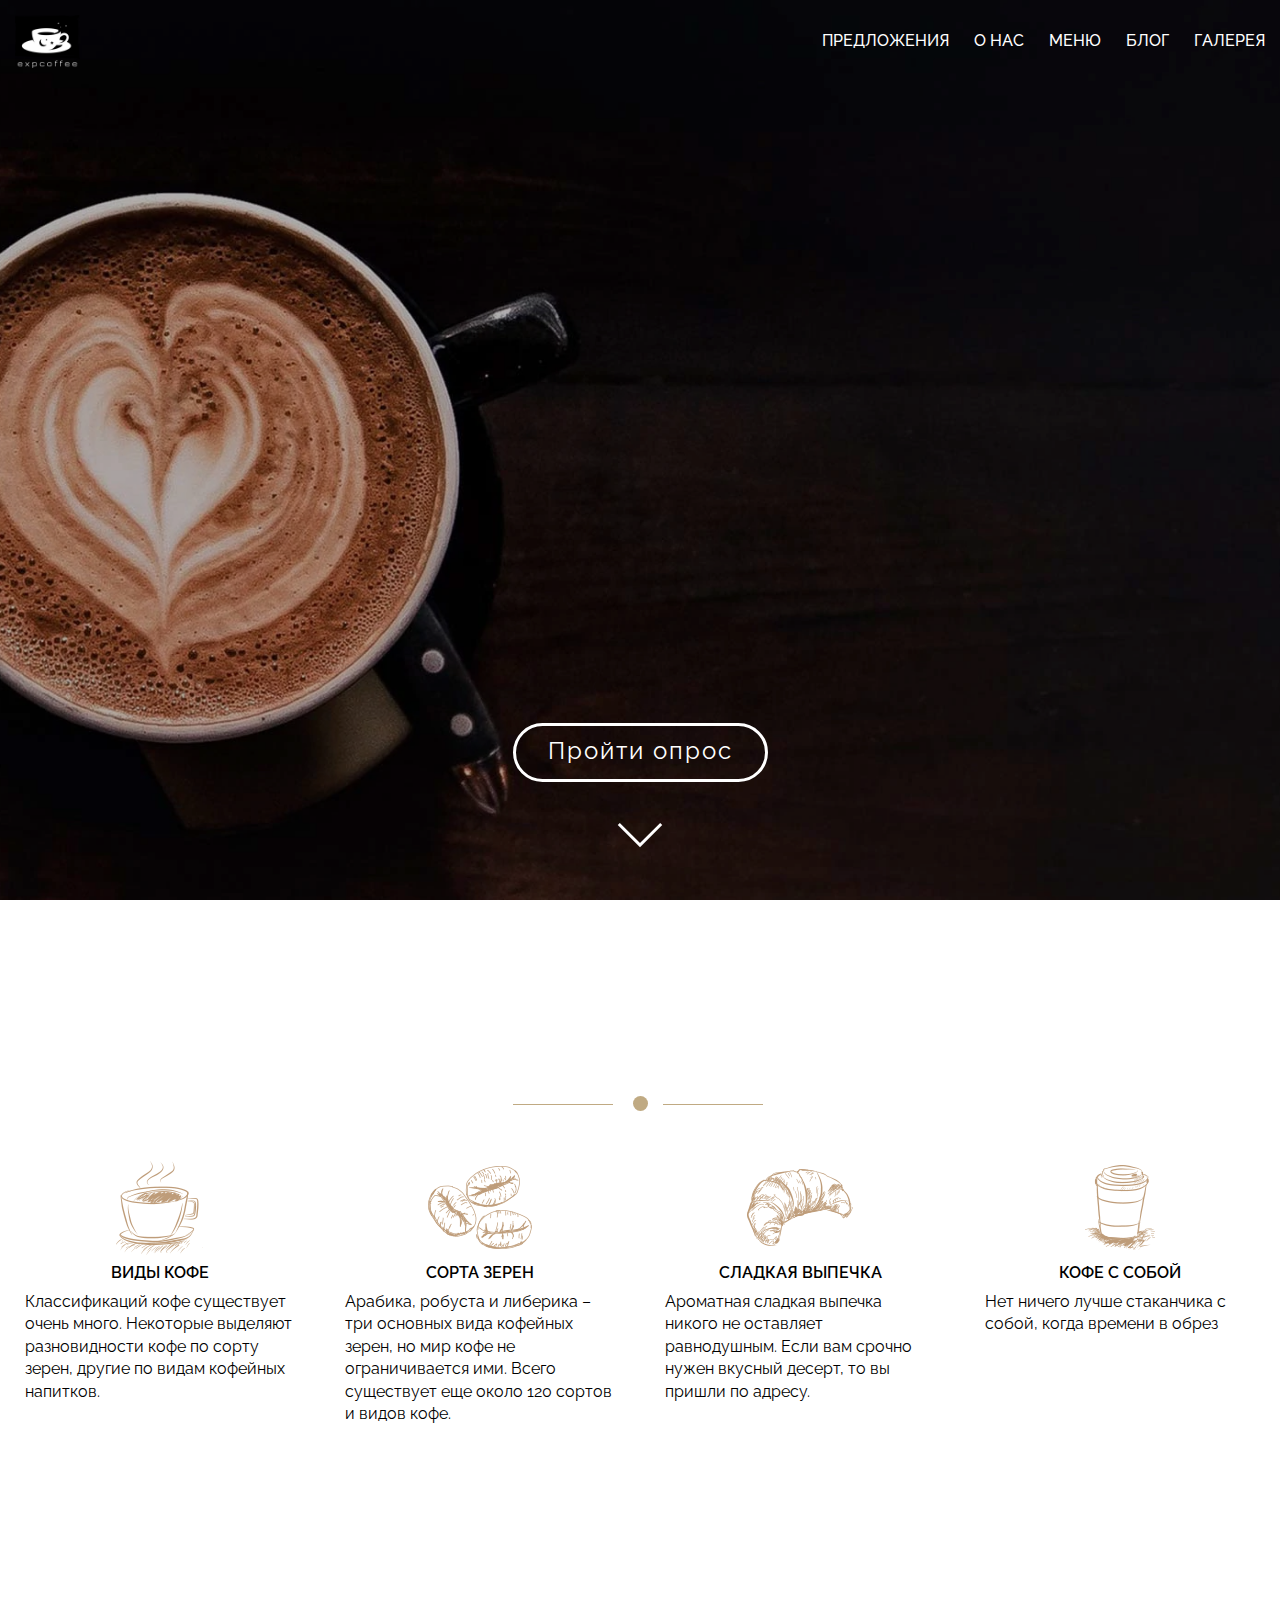
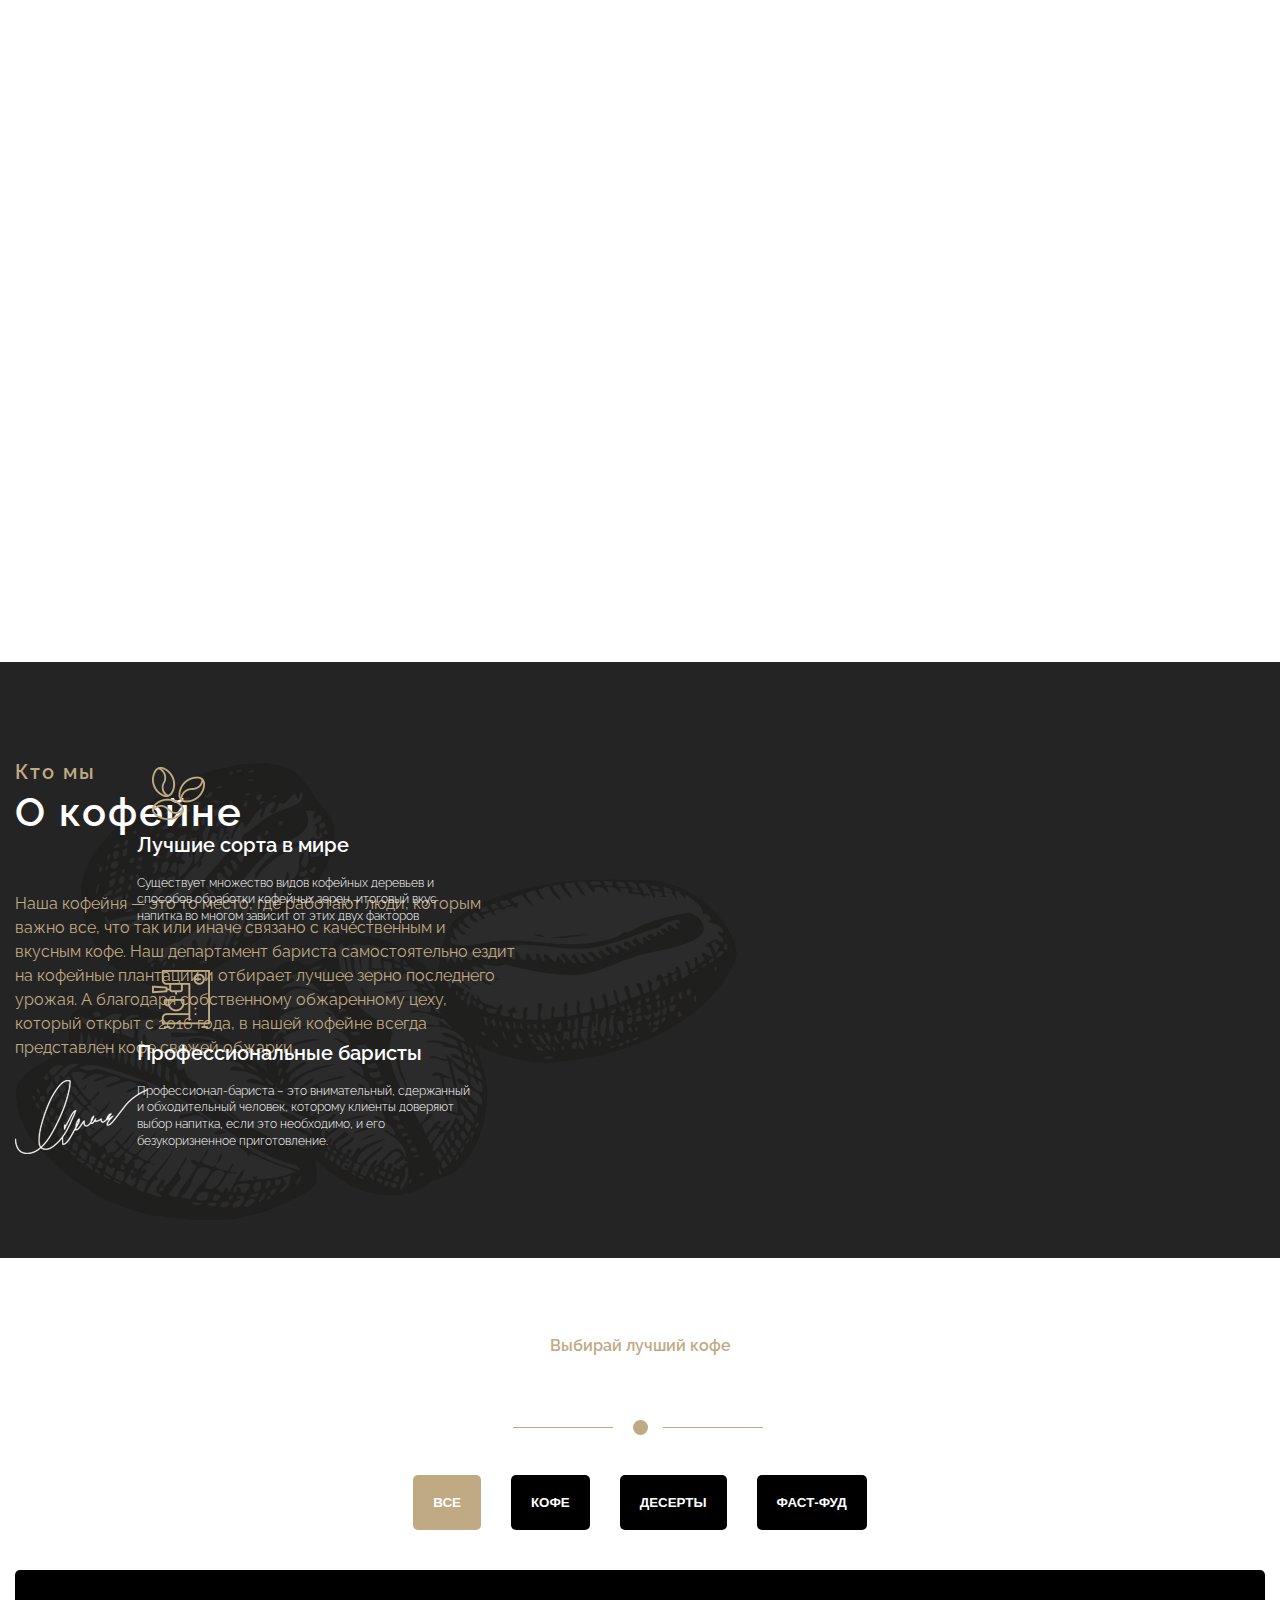
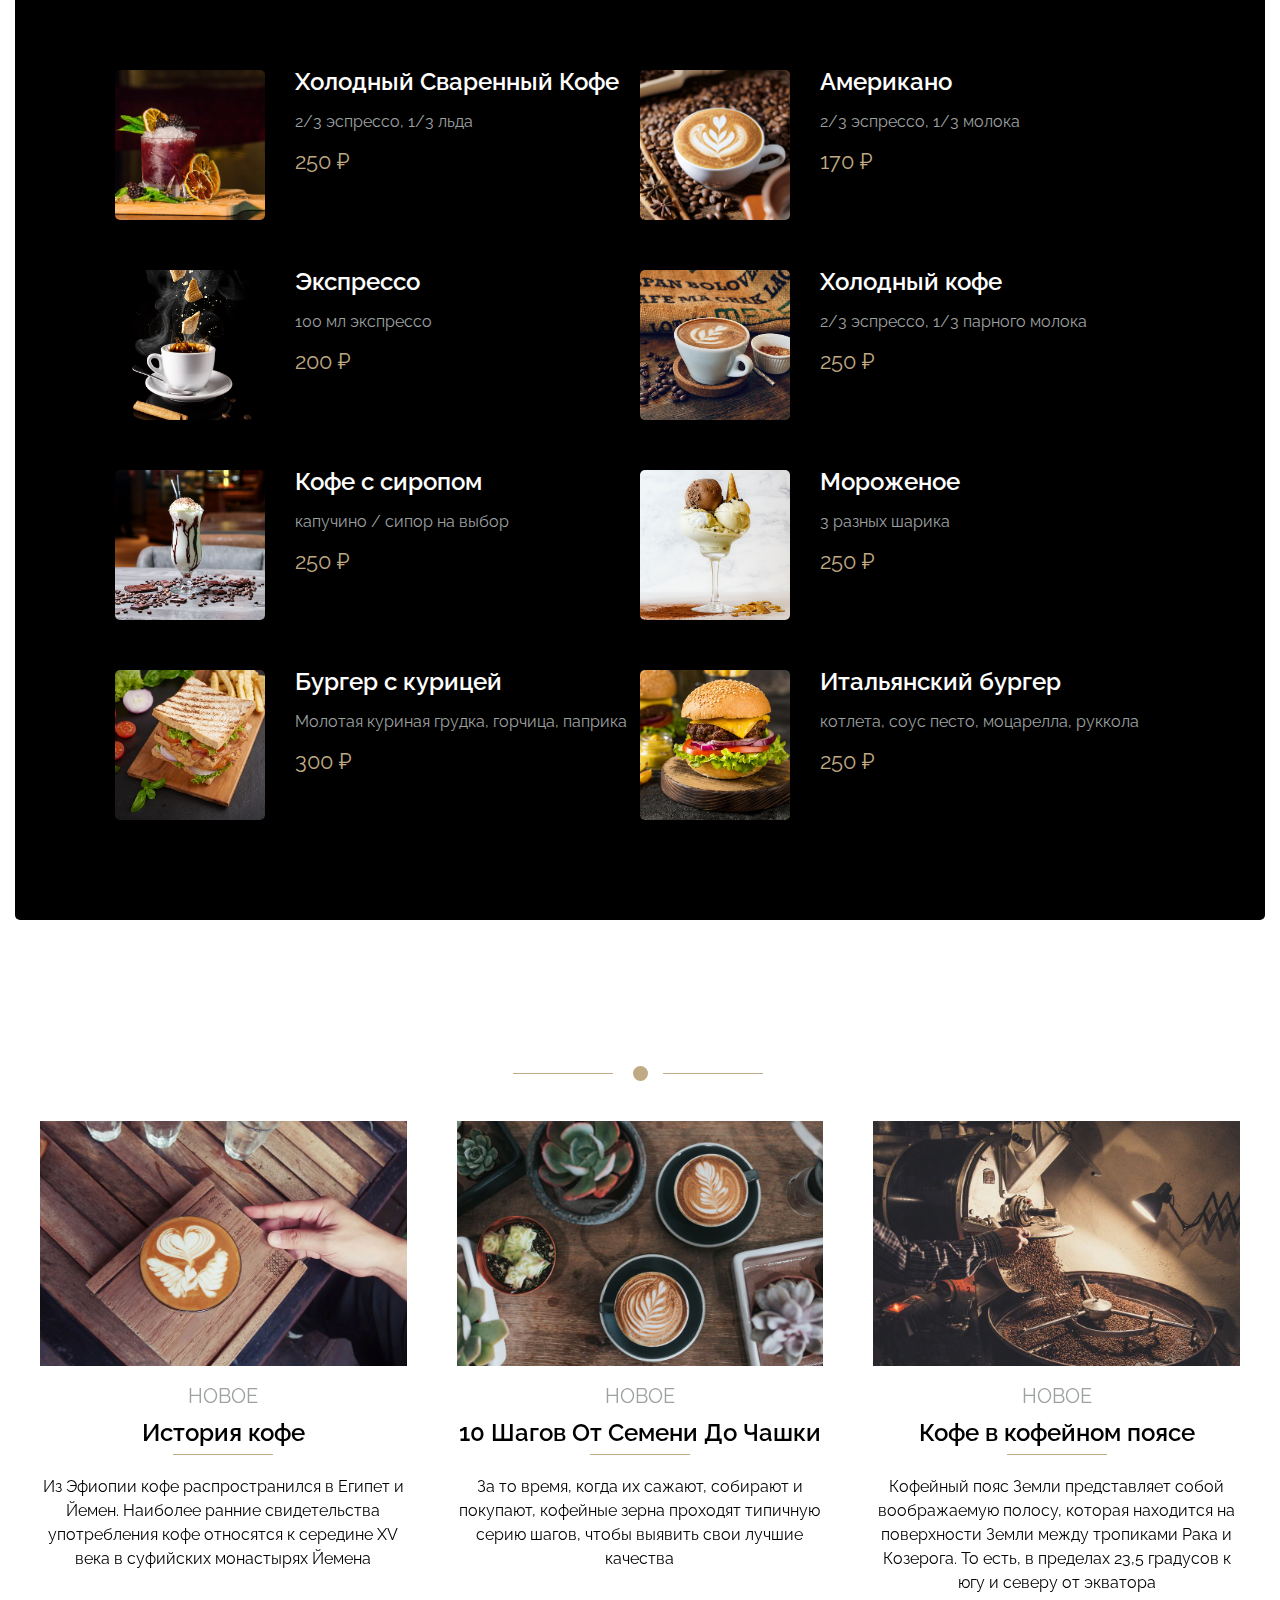
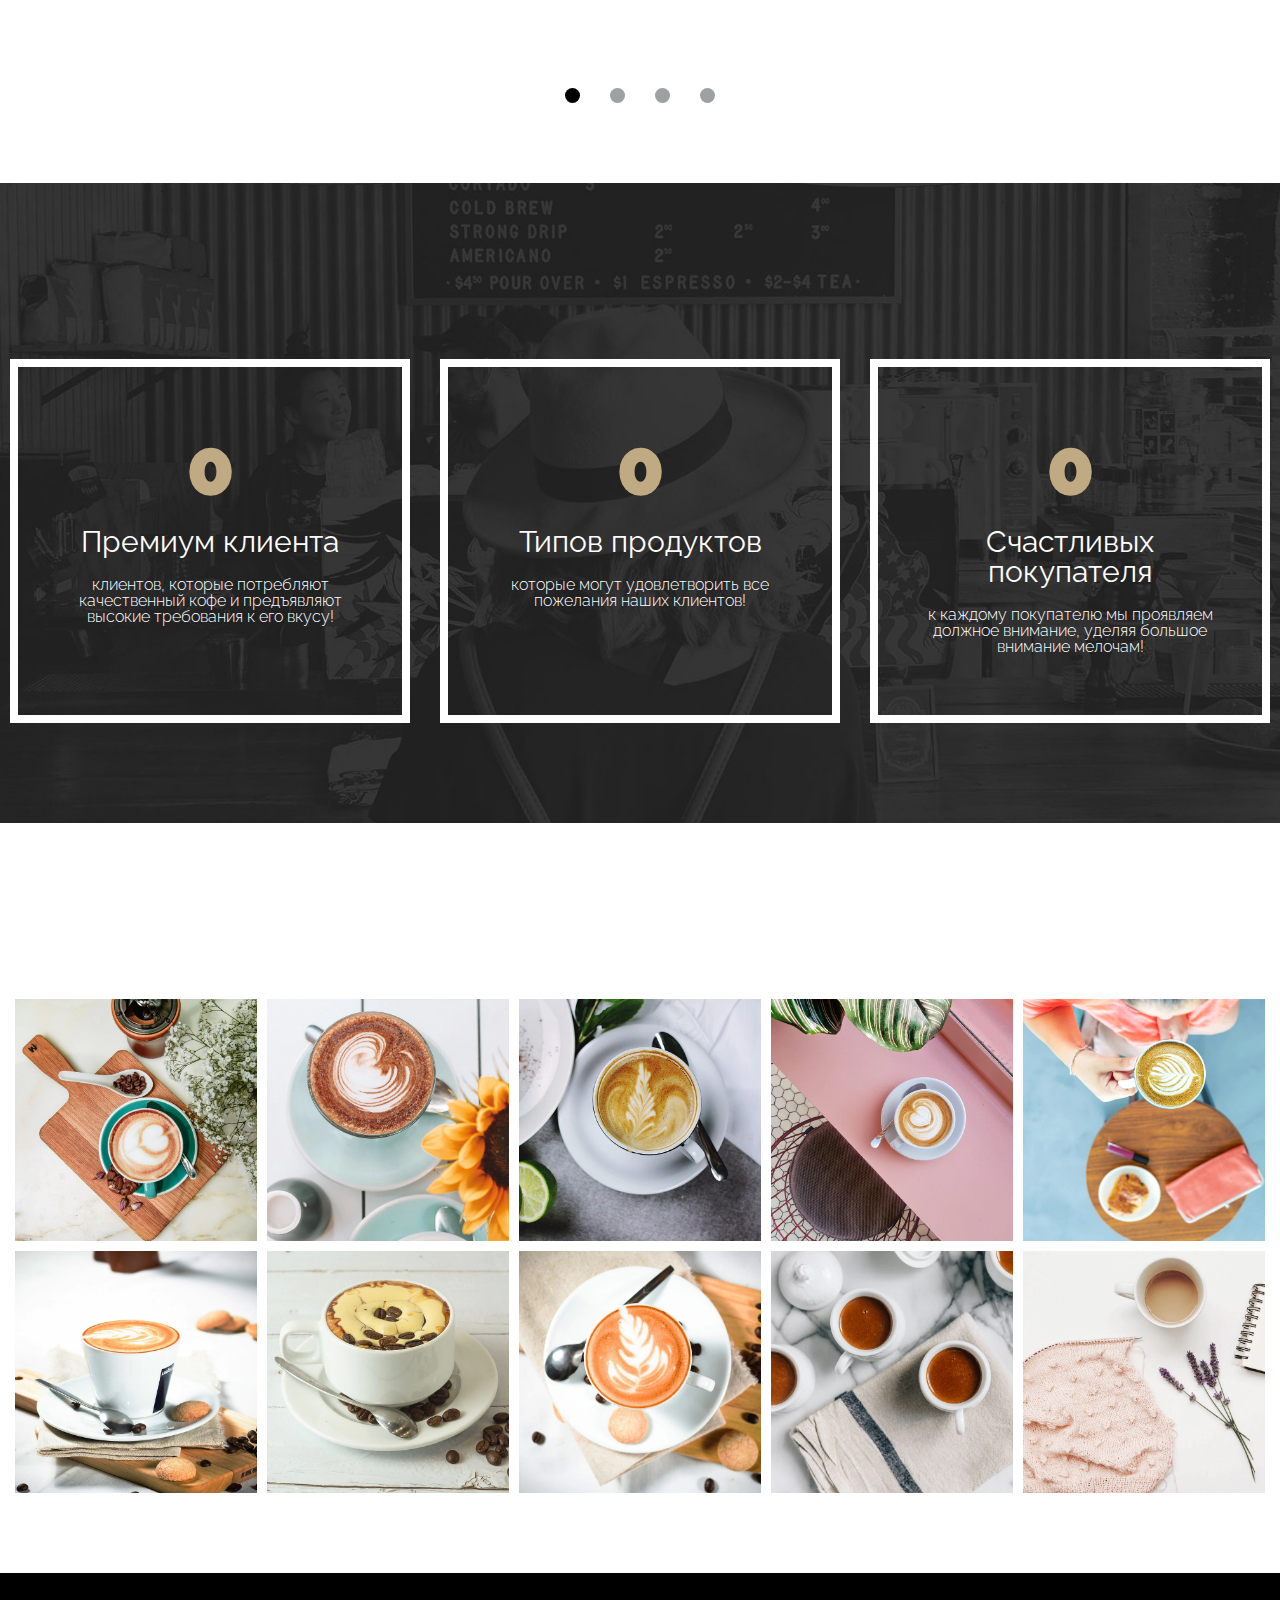
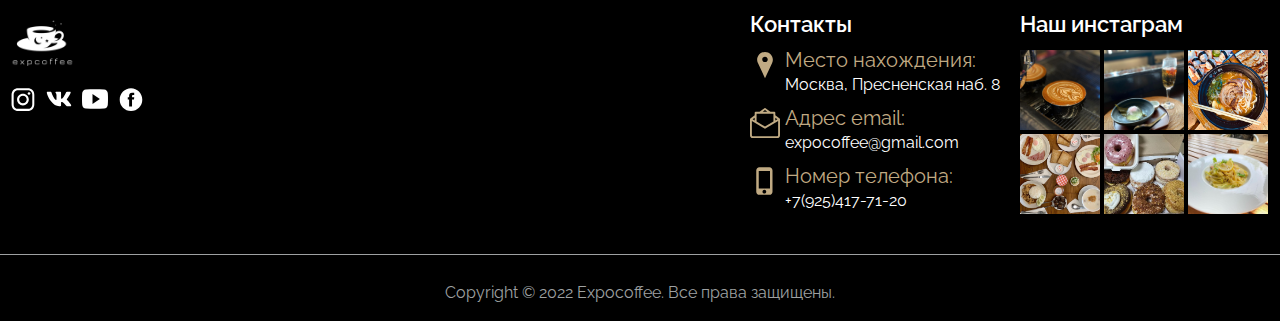
<file: index.html>
<!DOCTYPE html>
<html>
  <head>
    <meta charset="UTF-8" />
    <meta http-equiv="X-UA-Compatible" content="IE=edge" />
    <meta name="viewport" content="width=device-width, initial-scale=1.0" />
    <title>Expocoffee</title>
    <link rel="stylesheet" href="css/style.css" />
  </head>

  <body>
    <div class="wrapper">
      <header class="header">
        <div class="header__container">
          <a href="index.html" class="header__logo">
            <img src="img/logo.png" alt="логотип кофе" />
          </a>
          <div class="header__burger">
            <span></span>
            <span></span>
            <span></span>
          </div>
          <div class="header__menu menu">
            <nav class="menu__body">
              <ul class="menu__list">
                <li class="menu__item"><a href="#offers" class="menu__item">Предложения</a></li>
                <li class="menu__item"><a href="#about-us" class="menu__item">О нас</a></li>
                <li class="menu__item"><a href="#menu" class="menu__item">Меню</a></li>
                <li class="menu__item"><a href="#blog" class="menu__item">Блог</a></li>
                <li class="menu__item"><a href="#gallery" class="menu__item">Галерея</a></li>
              </ul>
            </nav>
          </div>
        </div>
      </header>
      <main class="page">
        <section class="main-bg">
          <div class="main-bg__image ibg">
            <img src="img/bg.webp" alt="кофе" />
          </div>
          <div class="main__wrapper">
            <a href="form.html" class="main__btn">
              <p>Пройти опрос</p>
            </a>
          </div>
          <div class="main-bg__arr">
            <a href="#offers" class="main-bg__arrow">
              <svg
                enable-background="new 0 0 50 50"
                height="50px"
                id="Layer_1"
                version="1.1"
                viewBox="0 0 50 50"
                width="50px"
                xml:space="preserve"
                xmlns="http://www.w3.org/2000/svg"
                xmlns:xlink="http://www.w3.org/1999/xlink"
                fill="#fff"
              >
                <rect fill="none" height="50" width="50" />
                <polygon points="47.25,15 45.164,12.914 25,33.078 4.836,12.914 2.75,15 25,37.25 " />
              </svg>
            </a>
          </div>
        </section>
        <section id="offers" class="delicious">
          <div class="delicious__container">
            <div class="delicious__header">
              <h2 class="delicious__title _title _anim">Наши восхитительные предложения</h2>
              <div class="delicious__decor"></div>
            </div>
            <div class="delicious__items">
              <div class="delicious__item">
                <div class="delicious__icon">
                  <img src="img/icon/1.png" alt="чашка кофе" />
                </div>
                <h4 class="delicious__subtitle">ВИДЫ КОФЕ</h4>
                <p class="delicious__text">
                  Классификаций кофе существует очень много. Некоторые выделяют разновидности кофе
                  по сорту зерен, другие по видам кофейных напитков.
                </p>
              </div>
              <div class="delicious__item">
                <div class="delicious__icon">
                  <img src="img/icon/2.png" alt="кофейные зерна" />
                </div>
                <h4 class="delicious__subtitle">Сорта зерен</h4>
                <p class="delicious__text">
                  Арабика, робуста и либерика – три основных вида кофейных зерен, но мир кофе не
                  ограничивается ими. Всего существует еще около 120 сортов и видов кофе.
                </p>
              </div>
              <div class="delicious__item">
                <div class="delicious__icon">
                  <img src="img/icon/3.png" alt="круассан" />
                </div>
                <h4 class="delicious__subtitle">Сладкая выпечка</h4>
                <p class="delicious__text">
                  Ароматная сладкая выпечка никого не оставляет равнодушным. Если вам срочно нужен
                  вкусный десерт, то вы пришли по адресу.
                </p>
              </div>
              <div class="delicious__item">
                <div class="delicious__icon">
                  <img src="img/icon/4.png" alt="стаканчик кофе" />
                </div>
                <h4 class="delicious__subtitle">Кофе с собой</h4>
                <p class="delicious__text">
                  Нет ничего лучше стаканчика с собой, когда времени в обрез
                </p>
              </div>
            </div>
          </div>
        </section>
        <section class="canopy">
          <div class="canopy__container">
            <div class="canopy__body">
              <div class="canopy__item _anim">
                <div class="canopy__img ibg">
                  <img src="img/canopy/1.jpg" alt="кофейня" />
                </div>
              </div>
              <div class="canopy__item _anim">
                <div class="canopy__text">
                  часы <br />
                  работы
                </div>
                <div class="canopy__subtext">9:00 — 22:00</div>
                <div class="canopy__img ibg">
                  <img src="img/canopy/2.jpg" alt="кофейные зерна" />
                </div>
              </div>
              <div class="canopy__item _anim">
                <div class="canopy__img ibg">
                  <img src="img/canopy/3.jpg" alt="кофе и выпечка" />
                </div>
              </div>
              <div class="canopy__item _anim">
                <div class="canopy__img ibg">
                  <img src="img/canopy/4.jpg" alt="девушка в кофейне" />
                </div>
              </div>
              <div class="canopy__item _anim">
                <div class="canopy__text">бронирование:</div>
                <a href="tel:+7(925)417-71-20" class="canopy__subtext canopy__subtext_num"
                  >+7(925)417-71-20</a
                >
                <div class="canopy__img ibg">
                  <img src="img/canopy/5.jpg" alt="лист" />
                </div>
              </div>
              <div class="canopy__item _anim">
                <div class="canopy__img ibg">
                  <img src="img/canopy/6.jpg" alt="бариста" />
                </div>
              </div>

              <div class="canopy__item _anim">
                <div class="canopy__img ibg">
                  <img src="img/canopy/7.jpg" alt="совместное кофепитие" />
                </div>
              </div>
              <div class="canopy__item _anim">
                <div class="canopy__text">
                  Москва <br />
                  Санкт-Петербург
                </div>
                <div class="canopy__img ibg">
                  <img src="img/canopy/8.jpg" alt="круассан" />
                </div>
              </div>
            </div>
          </div>
        </section>
        <section id="about-us" class="about-us">
          <div class="about-us__container">
            <div class="about-us__bg">
              <img src="img/aboutus/coffee-bg.png" alt="кофейные зерна" />
            </div>
            <div class="about-us__left">
              <div class="about-us__subtitle">Кто мы</div>
              <div class="about-us__title">О кофейне</div>
              <div class="about-us__text">
                Наша кофейня — это то место, где работают люди, которым важно все, что так или иначе
                связано с качественным и вкусным кофе. Наш департамент бариста самостоятельно ездит
                на кофейные плантации и отбирает лучшее зерно последнего урожая. А благодаря
                собственному обжаренному цеху, который открыт с 2016 года, в нашей кофейне всегда
                представлен кофе свежей обжарки.
              </div>
              <div class="about-us__autograph">
                <img src="img/aboutus/sign.png" alt="автограф" />
              </div>
            </div>
            <div class="about-us__right">
              <div class="about-us__column _anim">
                <div class="about-us__item item-about-us">
                  <div class="item-about-us__icon">
                    <img src="img/aboutus/1.png" alt="кофейные зерна" />
                  </div>
                  <div class="item-about-us__title">Лучшие сорта в мире</div>
                  <div class="item-about-us__text">
                    Существует множество видов кофейных деревьев и способов обработки кофейных
                    зерен, итоговый вкус напитка во многом зависит от этих двух факторов
                  </div>
                </div>
                <div class="about-us__item item-about-us">
                  <div class="item-about-us__icon">
                    <img src="img/aboutus/3.png" alt="кофеварка" />
                  </div>
                  <div class="item-about-us__title">Профессиональные баристы</div>
                  <div class="item-about-us__text">
                    Профессионал-бариста – это внимательный, сдержанный и обходительный человек,
                    которому клиенты доверяют выбор напитка, если это необходимо, и его
                    безукоризненное приготовление.
                  </div>
                </div>
              </div>
              <div class="about-us__column _anim">
                <div class="about-us__item item-about-us">
                  <div class="item-about-us__icon">
                    <img src="img/aboutus/2.png" alt="магазин" />
                  </div>
                  <div class="item-about-us__title">Множество торговых точек</div>
                  <div class="item-about-us__text">
                    Торговые точки разбросаны по всем окресностям больших городов
                  </div>
                </div>
                <div class="about-us__item item-about-us">
                  <div class="item-about-us__icon">
                    <img src="img/aboutus/4.png" alt="машина" />
                  </div>
                  <div class="item-about-us__title">быстрая доставка 24/7</div>
                  <div class="item-about-us__text">
                    Доставка ароматного капучино или латте займет примерно 10 минут. Остыть заказ не
                    успеет, потому что привезут его из ближайшей к вам кофейни
                  </div>
                </div>
              </div>
            </div>
          </div>
        </section>
        <section id="menu" class="popular">
          <div class="popular__container">
            <div class="popular__head">
              <div class="popular__subtitle">Выбирай лучший кофе</div>
              <div class="popular__title _title _anim">Популярные предложения меню</div>
              <div class="delicious__decor"></div>
            </div>
            <!-- <nav class="popular__triggers">
                  <ul class="triggers">
                     <li data-f="all" class="triggers__item">Все</li>
                     <li data-f="coffee" class="triggers__item">Кофе</li>
                     <li data-f="dessert" class="triggers__item">десерты</li>
                     <li data-f="fast-food" class="triggers__item">фаст-фуд</li>
                  </ul>
               </nav> -->
            <div class="triggers">
              <button class="triggers__item triggers__item_type_all active" data-filter="all">
                Все
              </button>
              <button class="triggers__item triggers__item_type_coffee" data-filter="coffee">
                Кофе
              </button>
              <button class="triggers__item triggers__item_type_dessert" data-filter="dessert">
                десерты
              </button>
              <button class="triggers__item triggers__item_type_fast-food" data-filter="fast-food">
                фаст-фуд
              </button>
            </div>
            <div class="popular__tabs tabs-popular">
              <div class="tabs-popular__content">
                <div class="tabs-popular__item coffee">
                  <div class="tabs-popular__image ibg">
                    <img src="img/popular/1.jpg" alt="кофе" />
                  </div>
                  <div class="tabs-popular__text">
                    <div class="tabs-popular__name">Холодный Сваренный Кофе</div>
                    <div class="tabs-popular__description">2/3 эспрессо, 1/3 льда</div>
                    <div class="tabs-popular__price">250 ₽</div>
                  </div>
                </div>
                <div class="tabs-popular__item coffee">
                  <div class="tabs-popular__image ibg">
                    <img src="img/popular/2.jpg" alt="кофе" />
                  </div>
                  <div class="tabs-popular__text">
                    <div class="tabs-popular__name">Американо</div>
                    <div class="tabs-popular__description">2/3 эспрессо, 1/3 молока</div>
                    <div class="tabs-popular__price">170 ₽</div>
                  </div>
                </div>
                <div class="tabs-popular__item coffee">
                  <div class="tabs-popular__image ibg">
                    <img src="img/popular/3.jpg" alt="кофе" />
                  </div>
                  <div class="tabs-popular__text">
                    <div class="tabs-popular__name">Экспрессо</div>
                    <div class="tabs-popular__description">100 мл экспрессо</div>
                    <div class="tabs-popular__price">200 ₽</div>
                  </div>
                </div>
                <div class="tabs-popular__item coffee">
                  <div class="tabs-popular__image ibg">
                    <img src="img/popular/5.jpg" alt="кофе" />
                  </div>
                  <div class="tabs-popular__text">
                    <div class="tabs-popular__name">Холодный кофе</div>
                    <div class="tabs-popular__description">2/3 эспрессо, 1/3 парного молока</div>
                    <div class="tabs-popular__price">250 ₽</div>
                  </div>
                </div>
                <div class="tabs-popular__item dessert">
                  <div class="tabs-popular__image ibg">
                    <img src="img/popular/4.jpg" alt="кофе с сиропом" />
                  </div>
                  <div class="tabs-popular__text">
                    <div class="tabs-popular__name">Кофе с сиропом</div>
                    <div class="tabs-popular__description">капучино / сипор на выбор</div>
                    <div class="tabs-popular__price">250 ₽</div>
                  </div>
                </div>
                <div class="tabs-popular__item dessert">
                  <div class="tabs-popular__image ibg">
                    <img src="img/popular/9.jpg" alt="мороженое" />
                  </div>
                  <div class="tabs-popular__text">
                    <div class="tabs-popular__name">Мороженое</div>
                    <div class="tabs-popular__description">3 разных шарика</div>
                    <div class="tabs-popular__price">250 ₽</div>
                  </div>
                </div>
                <div class="tabs-popular__item fast-food">
                  <div class="tabs-popular__image ibg">
                    <img src="img/popular/7.jpg" alt="бургер с курицей" />
                  </div>
                  <div class="tabs-popular__text">
                    <div class="tabs-popular__name">Бургер с курицей</div>
                    <div class="tabs-popular__description">
                      Молотая куриная грудка, горчица, паприка
                    </div>
                    <div class="tabs-popular__price">300 ₽</div>
                  </div>
                </div>
                <div class="tabs-popular__item fast-food">
                  <div class="tabs-popular__image ibg">
                    <img src="img/popular/8.jpg" alt="бургер" />
                  </div>
                  <div class="tabs-popular__text">
                    <div class="tabs-popular__name">Итальянский бургер</div>
                    <div class="tabs-popular__description">
                      котлета, соус песто, моцарелла, руккола
                    </div>
                    <div class="tabs-popular__price">250 ₽</div>
                  </div>
                </div>
              </div>
            </div>
          </div>
        </section>
        <section id="blog" class="slider">
          <div class="slider__head">
            <div class="slider__title _title _anim">Наш блог</div>
            <div class="delicious__decor"></div>
          </div>
          <div class="slider__block slider__container swiper-container">
            <div class="slider__wrapper swiper-wrapper">
              <div class="slider__item swiper-slide">
                <div class="slider__image">
                  <div class="slider__img ibg">
                    <img src="img/slider/1.webp" alt="кофе" />
                  </div>
                </div>
                <div class="slider__content">
                  <div class="slider__subtitle">Новое</div>
                  <div class="slider__name">История кофе</div>
                  <div class="slider__text">
                    Из Эфиопии кофе распространился в Египет и Йемен. Наиболее ранние свидетельства
                    употребления кофе относятся к середине XV века в суфийских монастырях Йемена
                  </div>
                </div>
              </div>
              <div class="slider__item swiper-slide">
                <div class="slider__image">
                  <div class="slider__img ibg">
                    <img src="img/slider/2.webp" alt="кофе" />
                  </div>
                </div>
                <div class="slider__content">
                  <div class="slider__subtitle">Новое</div>
                  <div class="slider__name">10 Шагов От Семени До Чашки</div>
                  <div class="slider__text">
                    За то время, когда их сажают, собирают и покупают, кофейные зерна проходят
                    типичную серию шагов, чтобы выявить свои лучшие качества
                  </div>
                </div>
              </div>
              <div class="slider__item swiper-slide">
                <div class="slider__image">
                  <div class="slider__img ibg">
                    <img src="img/slider/3.webp" alt="зерна кофе" />
                  </div>
                </div>
                <div class="slider__content">
                  <div class="slider__subtitle">Новое</div>
                  <div class="slider__name">Кофе в кофейном поясе</div>
                  <div class="slider__text">
                    Кофейный пояс Земли представляет собой воображаемую полосу, которая находится на
                    поверхности Земли между тропиками Рака и Козерога. То есть, в пределах 23,5
                    градусов к югу и северу от экватора
                  </div>
                </div>
              </div>
              <div class="slider__item swiper-slide">
                <div class="slider__image">
                  <div class="slider__img ibg">
                    <img src="img/slider/4.webp" alt="" />
                  </div>
                </div>
                <div class="slider__content">
                  <div class="slider__subtitle">Кновое</div>
                  <div class="slider__name">История кофе</div>
                  <div class="slider__text">
                    Кофейные аукционы — один из перспективных форматов продажи и покупки зеленого
                    кофе. Несмотря на то, что за время существования подход к таким торгам
                    претерпевал изменения, они остаются привлекательными как для закупщиков и
                    импортеров, так и для фермеров
                  </div>
                </div>
              </div>
              <div class="slider__item swiper-slide">
                <div class="slider__image">
                  <div class="slider__img ibg">
                    <img src="img/slider/5.webp" alt="" />
                  </div>
                </div>
                <div class="slider__content">
                  <div class="slider__subtitle">Новое</div>
                  <div class="slider__name">Самостоятельный выбор кофе</div>
                  <div class="slider__text">
                    Выбирать кофе напрямую есть смысл в тех странах-производителях, где можно
                    закупить минимум один полный контейнер на год — это около 20 тонн зеленого кофе.
                  </div>
                </div>
              </div>
              <div class="slider__item swiper-slide">
                <div class="slider__image">
                  <div class="slider__img ibg">
                    <img src="img/slider/6.webp" alt="" />
                  </div>
                </div>
                <div class="slider__content">
                  <div class="slider__subtitle">Новое</div>
                  <div class="slider__name">Необычные рецепты латте</div>
                  <div class="slider__text">
                    Классический латте можно усложнять и модернизировать, добавляя необычные
                    ингредиенты. Бариста постоянно придумывают новые вариации напитка, и некоторые
                    из них потом пользуются успехом по всему миру
                  </div>
                </div>
              </div>
            </div>
            <div class="swiper-pagination"></div>
          </div>
        </section>
        <div class="skills">
          <div class="skills__bg ibg">
            <img src="img/bgSkills.jpg" alt="" />
          </div>
          <div class="skills__container">
            <div class="skills__head">
              <div class="skills__title _title _anim">Наши достижения</div>
            </div>
            <div class="skills__items _anim">
              <div class="skills__item">
                <div class="skills__value" data-goal="222">0</div>
                <div class="skills__name">Премиум клиента</div>
                <div class="skills__text">
                  клиентов, которые потребляют качественный кофе и предъявляют высокие требования к
                  его вкусу!
                </div>
              </div>
              <div class="skills__item">
                <div class="skills__value" data-goal="12">0</div>
                <div class="skills__name">Типов продуктов</div>
                <div class="skills__text">
                  которые могут удовлетворить все пожелания наших клиентов!
                </div>
              </div>
              <div class="skills__item">
                <div class="skills__value" data-goal="148">0</div>
                <div class="skills__name">Счастливых покупателя</div>
                <div class="skills__text">
                  к каждому покупателю мы проявляем должное внимание, уделяя большое внимание
                  мелочам!
                </div>
              </div>
            </div>
          </div>
        </div>
        <section id="gallery" class="gallery">
          <div class="gallery__container">
            <div class="gallery__title _title _anim">Наша Галерея</div>
            <div class="gallery__body">
              <div class="gallery__item">
                <div class="gallery__image ibg">
                  <img src="img/gallary/1.webp" alt="" />
                </div>
              </div>
              <div class="gallery__item">
                <div class="gallery__image ibg">
                  <img src="img/gallary/2.webp" alt="" />
                </div>
              </div>
              <div class="gallery__item">
                <div class="gallery__image ibg">
                  <img src="img/gallary/3.webp" alt="" />
                </div>
              </div>
              <div class="gallery__item">
                <div class="gallery__image ibg">
                  <img src="img/gallary/4.webp" alt="" />
                </div>
              </div>
              <div class="gallery__item">
                <div class="gallery__image ibg">
                  <img src="img/gallary/5.webp" alt="" />
                </div>
              </div>
              <div class="gallery__item">
                <div class="gallery__image ibg">
                  <img src="img/gallary/6.webp" alt="" />
                </div>
              </div>
              <div class="gallery__item">
                <div class="gallery__image ibg">
                  <img src="img/gallary/7.webp" alt="" />
                </div>
              </div>
              <div class="gallery__item">
                <div class="gallery__image ibg">
                  <img src="img/gallary/8.webp" alt="" />
                </div>
              </div>
              <div class="gallery__item">
                <div class="gallery__image ibg">
                  <img src="img/gallary/9.webp" alt="" />
                </div>
              </div>
              <div class="gallery__item">
                <div class="gallery__image ibg">
                  <img src="img/gallary/10.webp" alt="" />
                </div>
              </div>
            </div>
            <div class="gallery__popup">
              <span>&times;</span>
              <img src="img/gallary/1.webp" alt="" />
            </div>
          </div>
        </section>
      </main>
      <footer class="footer">
        <div class="footer__container">
          <div class="footer__left">
            <div class="footer__logo">
              <img src="img/logo.png" alt="" />
            </div>
            <div class="footer__socials">
              <a href="https://www.instagram.com/" class="footer__social">
                <svg
                  version="1.1"
                  id="Layer_1"
                  xmlns="http://www.w3.org/2000/svg"
                  xmlns:xlink="http://www.w3.org/1999/xlink"
                  x="0px"
                  y="0px"
                  viewBox="0 0 56.7 56.7"
                  enable-background="new 0 0 56.7 56.7"
                  xml:space="preserve"
                >
                  <g>
                    <path
                      d="M28.2,16.7c-7,0-12.8,5.7-12.8,12.8s5.7,12.8,12.8,12.8S41,36.5,41,29.5S35.2,16.7,28.2,16.7z M28.2,37.7
		c-4.5,0-8.2-3.7-8.2-8.2s3.7-8.2,8.2-8.2s8.2,3.7,8.2,8.2S32.7,37.7,28.2,37.7z"
                    />
                    <circle cx="41.5" cy="16.4" r="2.9" />
                    <path
                      d="M49,8.9c-2.6-2.7-6.3-4.1-10.5-4.1H17.9c-8.7,0-14.5,5.8-14.5,14.5v20.5c0,4.3,1.4,8,4.2,10.7c2.7,2.6,6.3,3.9,10.4,3.9
		h20.4c4.3,0,7.9-1.4,10.5-3.9c2.7-2.6,4.1-6.3,4.1-10.6V19.3C53,15.1,51.6,11.5,49,8.9z M48.6,39.9c0,3.1-1.1,5.6-2.9,7.3
		s-4.3,2.6-7.3,2.6H18c-3,0-5.5-0.9-7.3-2.6C8.9,45.4,8,42.9,8,39.8V19.3c0-3,0.9-5.5,2.7-7.3c1.7-1.7,4.3-2.6,7.3-2.6h20.6
		c3,0,5.5,0.9,7.3,2.7c1.7,1.8,2.7,4.3,2.7,7.2V39.9L48.6,39.9z"
                    />
                  </g>
                </svg>
              </a>
              <a href="https://vk.com/" class="footer__social">
                <svg
                  height="512"
                  viewBox="0 0 512 512"
                  width="512"
                  xmlns="http://www.w3.org/2000/svg"
                >
                  <title />
                  <path
                    d="M484.7,132c3.56-11.28,0-19.48-15.75-19.48H416.58c-13.21,0-19.31,7.18-22.87,14.86,0,0-26.94,65.6-64.56,108.13-12.2,12.3-17.79,16.4-24.4,16.4-3.56,0-8.14-4.1-8.14-15.37V131.47c0-13.32-4.06-19.47-15.25-19.47H199c-8.14,0-13.22,6.15-13.22,12.3,0,12.81,18.81,15.89,20.84,51.76V254c0,16.91-3,20-9.66,20-17.79,0-61-66.11-86.92-141.44C105,117.64,99.88,112,86.66,112H33.79C18.54,112,16,119.17,16,126.86c0,13.84,17.79,83.53,82.86,175.77,43.21,63,104.72,96.86,160.13,96.86,33.56,0,37.62-7.69,37.62-20.5V331.33c0-15.37,3.05-17.93,13.73-17.93,7.62,0,21.35,4.09,52.36,34.33C398.28,383.6,404.38,400,424.21,400h52.36c15.25,0,22.37-7.69,18.3-22.55-4.57-14.86-21.86-36.38-44.23-62-12.2-14.34-30.5-30.23-36.09-37.92-7.62-10.25-5.59-14.35,0-23.57-.51,0,63.55-91.22,70.15-122"
                    style="fill-rule: evenodd"
                  />
                </svg>
              </a>
              <a href="https://www.youtube.com/" class="footer__social">
                <svg
                  height="512px"
                  id="Layer_1"
                  style="enable-background: new 0 0 512 512"
                  version="1.1"
                  viewBox="0 0 512 512"
                  width="512px"
                  xml:space="preserve"
                  xmlns="http://www.w3.org/2000/svg"
                  xmlns:xlink="http://www.w3.org/1999/xlink"
                >
                  <g>
                    <path
                      d="M508.6,148.8c0-45-33.1-81.2-74-81.2C379.2,65,322.7,64,265,64c-3,0-6,0-9,0s-6,0-9,0c-57.6,0-114.2,1-169.6,3.6   c-40.8,0-73.9,36.4-73.9,81.4C1,184.6-0.1,220.2,0,255.8C-0.1,291.4,1,327,3.4,362.7c0,45,33.1,81.5,73.9,81.5   c58.2,2.7,117.9,3.9,178.6,3.8c60.8,0.2,120.3-1,178.6-3.8c40.9,0,74-36.5,74-81.5c2.4-35.7,3.5-71.3,3.4-107   C512.1,220.1,511,184.5,508.6,148.8z M207,353.9V157.4l145,98.2L207,353.9z"
                    />
                  </g>
                </svg>
              </a>
              <a href="facebook.com" class="footer__social">
                <svg
                  enable-background="new 0 0 56.693 56.693"
                  height="56.693px"
                  id="Layer_1"
                  version="1.1"
                  viewBox="0 0 56.693 56.693"
                  width="56.693px"
                  xml:space="preserve"
                  xmlns="http://www.w3.org/2000/svg"
                  xmlns:xlink="http://www.w3.org/1999/xlink"
                >
                  <path
                    d="M28.347,5.157c-13.6,0-24.625,11.027-24.625,24.625c0,13.6,11.025,24.623,24.625,24.623c13.6,0,24.625-11.023,24.625-24.623  C52.972,16.184,41.946,5.157,28.347,5.157z M34.864,29.679h-4.264c0,6.814,0,15.207,0,15.207h-6.32c0,0,0-8.307,0-15.207h-3.006  V24.31h3.006v-3.479c0-2.49,1.182-6.377,6.379-6.377l4.68,0.018v5.215c0,0-2.846,0-3.398,0c-0.555,0-1.34,0.277-1.34,1.461v3.163  h4.818L34.864,29.679z"
                  />
                </svg>
              </a>
            </div>
          </div>
          <div class="footer__contanct">
            <div class="footer__title">Контакты</div>
            <div class="footer__body">
              <div class="footer__item">
                <div class="footer__icon">
                  <img src="img/footer/location.svg" alt="" />
                </div>
                <div class="footer__text">
                  <div class="footer__name">Мeсто нахождения:</div>
                  <div class="footer__valuek">Москва, Пресненская наб. 8</div>
                </div>
              </div>
              <div class="footer__item">
                <div class="footer__icon">
                  <img src="img/footer/email.svg" alt="" />
                </div>
                <div class="footer__text">
                  <div class="footer__name">Адрес email:</div>
                  <a href="mailto:expocoffee@gmail.com" class="footer__value"
                    >expocoffee@gmail.com</a
                  >
                </div>
              </div>
              <div class="footer__item">
                <div class="footer__icon">
                  <img src="img/footer/phone.svg" alt="" />
                </div>
                <div class="footer__text">
                  <div class="footer__name">Номер телефона:</div>
                  <a href="tel:+7(925)417-71-20" class="footer__value">+7(925)417-71-20</a>
                </div>
              </div>
            </div>
          </div>
          <div class="footer__inst inst-footer">
            <div class="inst-footer__title">Наш инстаграм</div>
            <div class="inst-footer__body">
              <a href="https://www.instagram.com/" class="inst-footer__item">
                <div class="inst-footer__image">
                  <img src="img/footer/1.jpeg" alt="" />
                </div>
              </a>
              <a href="https://www.instagram.com/" class="inst-footer__item">
                <div class="inst-footer__image">
                  <img src="img/footer/2.jpeg" alt="" />
                </div>
              </a>
              <a href="https://www.instagram.com/" class="inst-footer__item">
                <div class="inst-footer__image">
                  <img src="img/footer/3.jpeg" alt="" />
                </div>
              </a>
              <a href="https://www.instagram.com/" class="inst-footer__item">
                <div class="inst-footer__image">
                  <img src="img/footer/4.jpeg" alt="" />
                </div>
              </a>
              <a href="https://www.instagram.com/" class="inst-footer__item">
                <div class="inst-footer__image">
                  <img src="img/footer/5.jpeg" alt="" />
                </div>
              </a>
              <a href="https://www.instagram.com/" class="inst-footer__item">
                <div class="inst-footer__image">
                  <img src="img/footer/6.jpeg" alt="" />
                </div>
              </a>
            </div>
          </div>
        </div>
        <div class="footer__copy">
          <p>Copyright © 2022 Expocoffee. Все права защищены.</p>
        </div>
      </footer>
    </div>
    <script src="https://unpkg.com/swiper@8/swiper-bundle.min.js"></script>
    <script src="js/main.js"></script>
  </body>
</html>
</file>
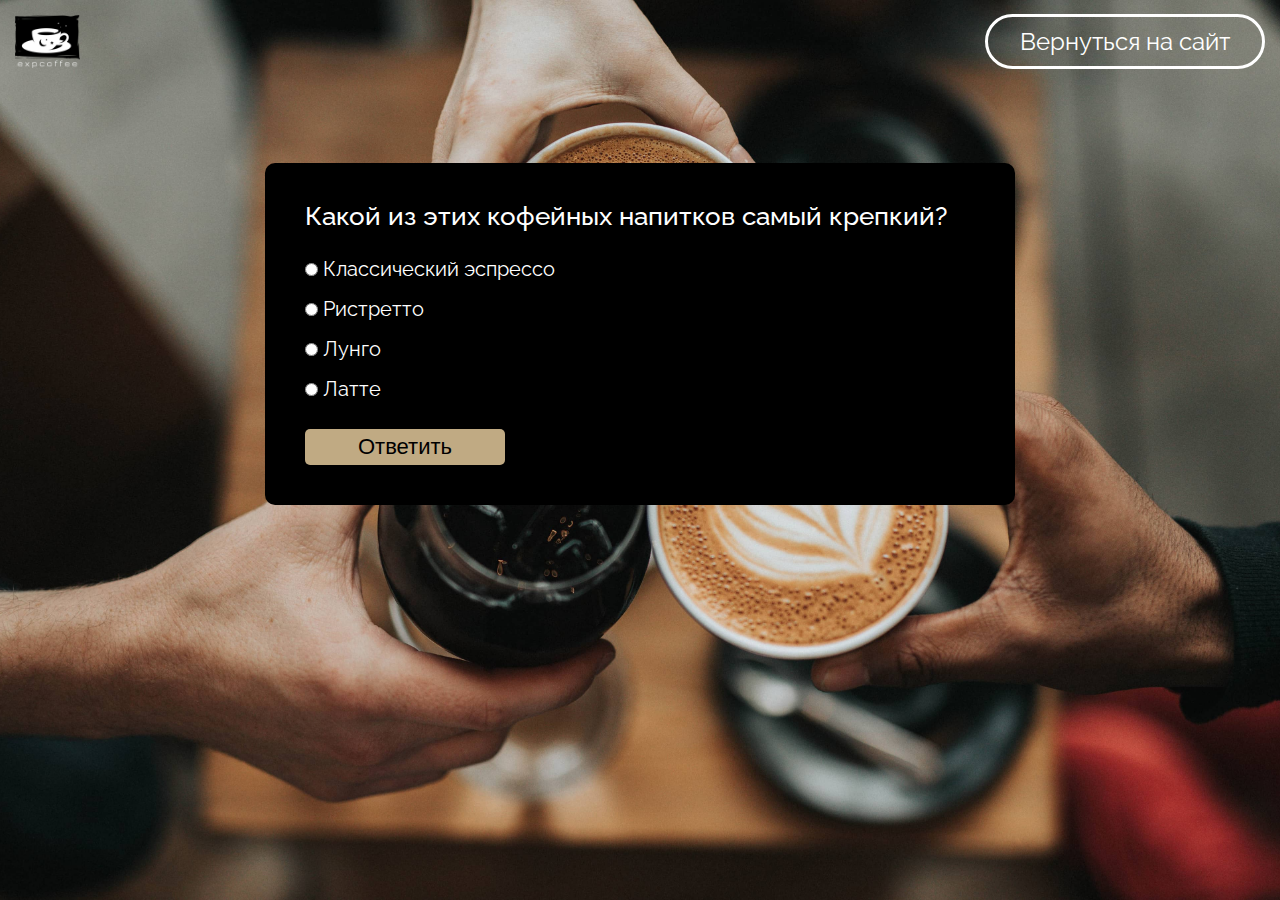
<file: form.html>
<!DOCTYPE html>
<html lang="ru">

<head>
   <meta charset="UTF-8">
   <meta http-equiv="X-UA-Compatible" content="IE=edge">
   <meta name="viewport" content="width=device-width, initial-scale=1.0">
   <title>Тест</title>
   <link rel="stylesheet" href="css/style.css">
   <script defer src="js/quiz.js"></script>
   <script defer src="js/main.js"></script>
</head>

<body>
   <div class="wrapper">
      <section class="quiz">
         <div class="quiz__container">
            <div class="quiz__header">
               <a href="index.html" class="header__logo">
                  <img src="img/logo.png" alt="логотип кофе">
               </a>
               <a href="index.html" class="quiz__btn"><span>Вернуться на сайт</span></a>
            </div>
            <div class="quiz__body">
               <div class="quiz__content">
                  <div class="quiz__roof" id="header">
                     <!-- Заголовок вопроса -->
                     <h2 class="title">Загружаем вопрос...</h2>

                     <!-- Результаты викторины -->
                     <h2 class="title">%title%</h2>
                     <h3 class="summary">%message%</h3>
                     <p class="result">%result%</p>
                  </div>
                  <ul class="quiz__list" id="list">
                     <li>
                        <label>
                           <input type="radio" class="answer" name="answer" />
                           <span>Ответ...</span>
                        </label>
                     </li>
                     <li>
                        <label>
                           <input type="radio" class="answer" name="answer" />
                           <span>Ответ...</span>
                        </label>
                     </li>
                  </ul>
                  <button class="quiz__submit submit" id="submit">Ответить</button>
               </div>
            </div>
         </div>
      </section>
   </div>
</body>

</html>
</file>
<file: css/style.css>
@import url("https://fonts.googleapis.com/css2?family=Raleway:wght@300;400;500;600;900&display=swap");
.ibg {
  background-position: center;
  background-size: cover;
  background-repeat: no-repeat;
  position: relative;
}

.ibg img {
  display: none;
}

* {
  padding: 0px;
  margin: 0px;
  border: 0px;
}

*, *:before, *:after {
  -webkit-box-sizing: border-box;
  box-sizing: border-box;
}

:focus, :active {
  outline: none;
}

a:focus, a:active {
  outline: none;
}

aside, nav, footer, header, section {
  display: block;
}

html, body {
  height: 100%;
}

body {
  line-height: 1;
  font-size: 16px;
  -ms-text-size-adjust: 100%;
  -moz-text-size-adjust: 100%;
  -webkit-text-size-adjust: 100%;
}

input::-ms-clear {
  display: none;
}

button {
  cursor: pointer;
}

button::-moz-focus-inner {
  padding: 0;
  border: 0;
}

a, a:visited {
  text-decoration: none;
}

ul li {
  list-style: none;
}

img {
  vertical-align: top;
}

h1, h2, h3, h4, h5, h6 {
  font-weight: inherit;
  font-size: inherit;
}

html {
  scroll-behavior: smooth;
}

body {
  font-size: 16px;
  font-family: 'Raleway', sans-serif;
}

@media (max-width: 768.98px) {
  body._lock {
    overflow: hidden;
  }
}

body::-webkit-scrollbar {
  width: 10px;
}

body::-webkit-scrollbar-track {
  background: #f7f8fb;
}

body::-webkit-scrollbar-thumb {
  background: #393a3c;
  border-radius: 5px;
  -webkit-transition: 0.2s;
  transition: 0.2s;
}

body::-webkit-scrollbar-thumb:hover {
  background: #393a3cb3;
}

.wrapper {
  overflow: hidden;
  display: -webkit-box;
  display: -ms-flexbox;
  display: flex;
  -webkit-box-orient: vertical;
  -webkit-box-direction: normal;
      -ms-flex-direction: column;
          flex-direction: column;
  min-height: 100%;
}

[class*="__container"] {
  max-width: 1440px;
  margin: 0 auto;
  padding: 0px 15px;
}

._title {
  font-size: 36px;
  text-align: center;
  font-weight: 500;
  -webkit-transform: translate(0, 120%);
          transform: translate(0, 120%);
  opacity: 0;
  -webkit-transition: all 1s;
  transition: all 1s;
}

._title._active {
  opacity: 1;
  -webkit-transform: translate(0, 0);
          transform: translate(0, 0);
}

._anim-show {
  -webkit-transform: translate(0, 120%);
          transform: translate(0, 120%);
  opacity: 0;
  -webkit-transition: all 1s;
  transition: all 1s;
}

._anim-show._active,
._active ._anim-show {
  opacity: 1;
  -webkit-transform: translate(0, 0);
          transform: translate(0, 0);
}

.header {
  height: 83px;
  position: relative;
  z-index: 2;
}

.header__container {
  display: -webkit-box;
  display: -ms-flexbox;
  display: flex;
  padding: 15px 15px;
  -webkit-box-align: center;
      -ms-flex-align: center;
          align-items: center;
}

.header__logo img {
  width: 65px;
}

.header__menu {
  display: -webkit-box;
  display: -ms-flexbox;
  display: flex;
  width: 100%;
  -webkit-box-pack: end;
      -ms-flex-pack: end;
          justify-content: flex-end;
}

@media (max-width: 768.98px) {
  .menu__body {
    -webkit-transform: translate(0px, -100%);
            transform: translate(0px, -100%);
    -webkit-transition: -webkit-transform 0.8s;
    transition: -webkit-transform 0.8s;
    transition: transform 0.8s;
    transition: transform 0.8s, -webkit-transform 0.8s;
    position: fixed;
    width: 100%;
    height: 100%;
    top: 0;
    left: 0;
    overflow: auto;
    padding: 60px 10px 30px 10px;
    background-color: rgba(0, 0, 0, 0.7);
    z-index: 3;
  }
  .menu__body._active {
    -webkit-transform: translate(0px, 0%);
            transform: translate(0px, 0%);
  }
}

.menu__list {
  display: -webkit-box;
  display: -ms-flexbox;
  display: flex;
  -webkit-box-align: center;
      -ms-flex-align: center;
          align-items: center;
  gap: 25px;
}

@media (max-width: 768.98px) {
  .menu__list {
    -webkit-box-orient: vertical;
    -webkit-box-direction: normal;
        -ms-flex-direction: column;
            flex-direction: column;
  }
}

.menu__item {
  font-weight: 500;
  text-transform: uppercase;
  color: #ffffff;
  -webkit-transition: color 0.3s;
  transition: color 0.3s;
}

.menu__item:hover {
  color: #c0aa83;
}

@media (max-width: 768.98px) {
  .menu__item {
    font-size: 24px;
  }
}

@media (max-width: 768.98px) {
  .header__burger {
    display: block;
    position: absolute;
    width: 30px;
    height: 18px;
    cursor: pointer;
    z-index: 5;
    right: 15px;
    top: 15px;
  }
  .header__burger span {
    -webkit-transition: 0.3s all;
    transition: 0.3s all;
    top: calc(50% - 1px);
    left: 0px;
    position: absolute;
    width: 100%;
    height: 2px;
    background-color: #ffffff;
  }
  .header__burger span:first-child {
    top: 0px;
  }
  .header__burger span:last-child {
    top: auto;
    bottom: 0px;
  }
  .header__burger._active span {
    -webkit-transform: scale(0);
            transform: scale(0);
  }
  .header__burger._active span:first-child {
    -webkit-transform: rotate(-45deg);
            transform: rotate(-45deg);
    top: 8px;
  }
  .header__burger._active span:last-child {
    -webkit-transform: rotate(45deg);
            transform: rotate(45deg);
    bottom: 8px;
  }
}

.main-bg {
  position: relative;
}

.main-bg__image {
  margin-top: -83px;
  min-height: 100vh;
  position: relative;
}

@media (max-width: 992px) {
  .main-bg__image {
    background-position: left;
  }
}

.main-bg__image::after {
  content: '';
  position: absolute;
  background-color: #000;
  top: 0;
  left: 0;
  width: 100%;
  height: 100%;
  opacity: 0.3;
}

.main-bg__arr {
  position: absolute;
  top: 90%;
  left: 50%;
  -webkit-transform: translate(-50%);
          transform: translate(-50%);
}

@media (max-height: 600px) {
  .main-bg__arr {
    top: 80%;
  }
}

@media (max-width: 479.98px) {
  .main-bg__arr {
    top: 85%;
  }
}

.main-bg__arrow {
  -webkit-animation: arrow 2s infinite ease;
          animation: arrow 2s infinite ease;
  position: relative;
  margin: 0 auto;
  width: 40px;
}

.main-bg__arrow:hover {
  -webkit-animation-play-state: paused;
          animation-play-state: paused;
}

@-webkit-keyframes arrow {
  0% {
    top: 0;
  }
  50% {
    top: 10px;
  }
  100% {
    top: 0;
  }
}

@keyframes arrow {
  0% {
    top: 0;
  }
  50% {
    top: 10px;
  }
  100% {
    top: 0;
  }
}

.delicious {
  margin-top: 150px;
  margin-bottom: 100px;
}

@media (max-width: 768.98px) {
  .delicious {
    margin-top: 70px;
    margin-bottom: 50px;
  }
}

.delicious__header {
  margin-bottom: 40px;
  text-align: center;
}

.delicious__title {
  margin-bottom: 10px;
  -webkit-transform: translate(0, 120%);
          transform: translate(0, 120%);
  opacity: 0;
  -webkit-transition: all 1s;
  transition: all 1s;
}

.delicious__title._active {
  -webkit-transform: translate(0, 0);
          transform: translate(0, 0);
  opacity: 1;
}

.delicious__decor {
  background-color: #c0aa83;
  width: 15px;
  height: 15px;
  border-radius: 50%;
  margin: 0 auto;
  position: relative;
}

.delicious__decor::after {
  content: '';
  position: absolute;
  background-color: #c0aa83;
  width: 100px;
  height: 1px;
  top: 50%;
  -webkit-transform: translate(-50%);
          transform: translate(-50%);
  left: 80px;
}

.delicious__decor::before {
  content: '';
  position: absolute;
  background-color: #c0aa83;
  width: 100px;
  height: 1px;
  top: 50%;
  -webkit-transform: translate(-50%);
          transform: translate(-50%);
  left: -70px;
}

.delicious__items {
  display: -webkit-box;
  display: -ms-flexbox;
  display: flex;
  gap: 30px;
}

@media (max-width: 992px) {
  .delicious__items {
    -ms-flex-wrap: wrap;
        flex-wrap: wrap;
    -webkit-box-pack: center;
        -ms-flex-pack: center;
            justify-content: center;
  }
}

.delicious__item {
  -webkit-box-flex: 0;
      -ms-flex: 0 1 25%;
          flex: 0 1 25%;
  display: -webkit-box;
  display: -ms-flexbox;
  display: flex;
  -webkit-box-orient: vertical;
  -webkit-box-direction: normal;
      -ms-flex-direction: column;
          flex-direction: column;
  -webkit-box-align: center;
      -ms-flex-align: center;
          align-items: center;
  padding: 10px;
  max-width: 330px;
}

@media (max-width: 992px) {
  .delicious__item {
    -webkit-box-flex: 0;
        -ms-flex: 0 1 50%;
            flex: 0 1 50%;
  }
}

@media (max-width: 750px) {
  .delicious__item {
    -webkit-box-flex: 0;
        -ms-flex: 0 1 100%;
            flex: 0 1 100%;
    max-width: 100%;
  }
}

.delicious__icon {
  margin-bottom: 10px;
}

.delicious__subtitle {
  margin-bottom: 10px;
  font-weight: 600;
  text-transform: uppercase;
}

.delicious__text {
  line-height: 140%;
}

.canopy {
  margin-bottom: 120px;
}

@media (max-width: 768.98px) {
  .canopy {
    margin-bottom: 60px;
  }
}

.canopy__body {
  display: -webkit-box;
  display: -ms-flexbox;
  display: flex;
  -ms-flex-wrap: wrap;
      flex-wrap: wrap;
}

.canopy__item {
  width: 360px;
  -webkit-box-flex: 0;
      -ms-flex: 0 0 25%;
          flex: 0 0 25%;
  position: relative;
  -webkit-transform: scale(0);
          transform: scale(0);
  -webkit-transition: all 0.8s;
  transition: all 0.8s;
}

@media (max-width: 768.98px) {
  .canopy__item {
    -webkit-box-flex: 0;
        -ms-flex: 0 0 50%;
            flex: 0 0 50%;
  }
}

.canopy__item._active {
  -webkit-transform: scale(1);
          transform: scale(1);
}

.canopy__img {
  padding-bottom: 97%;
}

.canopy__text {
  position: absolute;
  z-index: 2;
  left: 50%;
  -webkit-transform: translate(-50%);
          transform: translate(-50%);
  text-transform: uppercase;
  text-align: center;
  line-height: 200%;
  top: 20%;
  font-size: 24;
  font-weight: 600;
}

.canopy__subtext {
  position: absolute;
  z-index: 2;
  left: 50%;
  -webkit-transform: translate(-50%);
          transform: translate(-50%);
  text-transform: uppercase;
  text-align: center;
  line-height: 200%;
  top: 55%;
  font-size: 14;
  width: 94px;
  display: -webkit-box;
  display: -ms-flexbox;
  display: flex;
  color: inherit;
}

.canopy__subtext_num {
  font-size: 18px;
  -webkit-transition: color 0.3;
  transition: color 0.3;
  width: 150px;
}

.canopy__subtext_num:hover {
  color: #c0aa83;
}

@media (max-width: 768.98px) {
  .canopy__subtext_num {
    font-size: 16px;
    width: 130px;
  }
}

.about-us {
  background-color: #242424;
  padding-top: 100px;
  padding-bottom: 100px;
  margin-bottom: 80px;
}

@media (max-width: 768.98px) {
  .about-us {
    margin-bottom: 40px;
  }
}

.about-us__container {
  display: -webkit-box;
  display: -ms-flexbox;
  display: flex;
  position: relative;
}

@media (max-width: 992px) {
  .about-us__container {
    -webkit-box-orient: vertical;
    -webkit-box-direction: normal;
        -ms-flex-direction: column;
            flex-direction: column;
  }
}

.about-us__bg {
  position: absolute;
}

.about-us__left {
  -webkit-box-flex: 0;
      -ms-flex: 0 1 40%;
          flex: 0 1 40%;
  position: relative;
  z-index: 2;
}

@media (max-width: 992px) {
  .about-us__left {
    -webkit-box-flex: 0;
        -ms-flex: 0 1 100%;
            flex: 0 1 100%;
    margin-bottom: 30px;
  }
}

.about-us__subtitle {
  color: #c0aa83;
  font-weight: 600;
  font-size: 20px;
  letter-spacing: 2px;
  margin-bottom: 10px;
}

.about-us__title {
  color: #ffffff;
  font-weight: 600;
  font-size: 40px;
  letter-spacing: 2px;
  margin-bottom: 60px;
}

.about-us__text {
  color: #c0aa83;
  line-height: 1.5;
  margin-bottom: 20px;
}

.about-us__right {
  -webkit-box-flex: 0;
      -ms-flex: 0 1 60%;
          flex: 0 1 60%;
  position: relative;
  z-index: 2;
  padding-left: 30px;
  display: -webkit-box;
  display: -ms-flexbox;
  display: flex;
  gap: 20px;
}

@media (max-width: 992px) {
  .about-us__right {
    -webkit-box-flex: 0;
        -ms-flex: 0 1 100%;
            flex: 0 1 100%;
    padding-left: 0px;
  }
}

@media (max-width: 479.98px) {
  .about-us__right {
    -ms-flex-wrap: wrap;
        flex-wrap: wrap;
  }
}

.about-us__column {
  -webkit-box-flex: 0;
      -ms-flex: 0 1 50%;
          flex: 0 1 50%;
  -webkit-transform: translate(-120%, 0);
          transform: translate(-120%, 0);
  -webkit-transition: all 0.5s ease 0s;
  transition: all 0.5s ease 0s;
}

.about-us__column:last-child {
  -webkit-transform: translate(120%, 0);
          transform: translate(120%, 0);
}

.about-us__column._active {
  -webkit-transform: translate(0, 0);
          transform: translate(0, 0);
}

.about-us__column:not(:last-child) {
  margin-right: 20px;
}

@media (max-width: 479.98px) {
  .about-us__column {
    -webkit-box-flex: 0;
        -ms-flex: 0 1 100%;
            flex: 0 1 100%;
    margin-right: 0px;
  }
}

.item-about-us {
  color: #ffffff;
  display: -webkit-box;
  display: -ms-flexbox;
  display: flex;
  -webkit-box-orient: vertical;
  -webkit-box-direction: normal;
      -ms-flex-direction: column;
          flex-direction: column;
  -webkit-box-flex: 0;
      -ms-flex: 0 1 100%;
          flex: 0 1 100%;
  min-height: 188px;
}

.item-about-us:not(:last-child) {
  margin-bottom: 20px;
}

@media (max-width: 479.98px) {
  .item-about-us {
    min-height: auto;
  }
}

.item-about-us__icon {
  margin-bottom: 15px;
  padding-left: 15px;
}

.item-about-us__title {
  font-size: 20px;
  font-weight: 600;
  margin-bottom: 20px;
}

.item-about-us__text {
  font-size: 12px;
  font-weight: 300;
  line-height: 1.4;
}

.popular {
  margin-bottom: 100px;
}

@media (max-width: 768.98px) {
  .popular {
    margin-bottom: 50px;
  }
}

.popular__head {
  text-align: center;
  margin-bottom: 40px;
}

.popular__subtitle {
  color: #c0aa83;
  font-weight: 600;
  margin-bottom: 20px;
}

.popular__title {
  margin-bottom: 10px;
}

.triggers {
  display: -webkit-box;
  display: -ms-flexbox;
  display: flex;
  -webkit-box-pack: center;
      -ms-flex-pack: center;
          justify-content: center;
  gap: 30px;
  margin: 40px 0px;
  font-weight: 600;
  font-size: 20px;
  cursor: pointer;
  -ms-flex-wrap: wrap;
      flex-wrap: wrap;
}

.triggers__item {
  padding: 20px;
  background-color: #000;
  color: #ffffff;
  border-radius: 5px;
  text-transform: uppercase;
  font-weight: 600;
  -webkit-transition: all 0.3s;
  transition: all 0.3s;
}

.triggers__item.active {
  background-color: #c0aa83;
  color: #ffffff;
}

.tabs-popular {
  -webkit-transition: all 1s;
  transition: all 1s;
}

.tabs-popular__content {
  display: -ms-grid;
  display: grid;
  -ms-grid-columns: 1fr 1fr;
      grid-template-columns: 1fr 1fr;
  background-color: #000;
  padding: 100px 100px 50px 100px;
  border-radius: 5px;
  -webkit-transition: all 1s;
  transition: all 1s;
}

@media (max-width: 992px) {
  .tabs-popular__content {
    padding: 70px 10px 20px 10px;
  }
}

@media (max-width: 768.98px) {
  .tabs-popular__content {
    padding: 50px 10px 1px 10px;
    display: block;
  }
}

.tabs-popular__item {
  -webkit-box-flex: 0;
      -ms-flex: 0 1 50%;
          flex: 0 1 50%;
  display: -webkit-box;
  display: -ms-flexbox;
  display: flex;
  color: #ffffff;
  -webkit-transition: 0.5s all;
  transition: 0.5s all;
  height: 150px;
  margin-bottom: 50px;
}

@media (max-width: 768.98px) {
  .tabs-popular__item {
    -webkit-box-flex: 0;
        -ms-flex: 0 1 100%;
            flex: 0 1 100%;
  }
}

.tabs-popular__image {
  min-width: 150px;
  max-width: 150px;
  height: 150px;
  border-radius: 5px;
  cursor: pointer;
  overflow: hidden;
  -webkit-transition: -webkit-transform 0.5s;
  transition: -webkit-transform 0.5s;
  transition: transform 0.5s;
  transition: transform 0.5s, -webkit-transform 0.5s;
}

.tabs-popular__image:hover {
  -webkit-transform: scale(1.05);
          transform: scale(1.05);
}

.tabs-popular__text {
  padding-left: 30px;
}

@media (max-width: 768.98px) {
  .tabs-popular__text {
    padding-left: 10px;
  }
}

.tabs-popular__name {
  font-size: 24px;
  font-weight: 600;
  margin-bottom: 20px;
}

@media (max-width: 400px) {
  .tabs-popular__name {
    font-size: 18px;
  }
}

.tabs-popular__description {
  color: #9ea1a2;
  margin-bottom: 20px;
}

.tabs-popular__price {
  font-size: 22px;
  color: #c0aa83;
}

.anime {
  -webkit-transform: scale(0);
          transform: scale(0);
  opacity: 0;
}

.hide {
  -webkit-animation-name: hide;
          animation-name: hide;
  -webkit-animation-duration: 1s;
          animation-duration: 1s;
  -webkit-animation-fill-mode: forwards;
          animation-fill-mode: forwards;
}

@-webkit-keyframes hide {
  0% {
    visibility: visible;
  }
  100% {
    visibility: hidden;
    width: 0;
    height: 0;
    max-width: 0;
    font-size: 0;
    margin: 0;
    margin-bottom: 0;
  }
}

@keyframes hide {
  0% {
    visibility: visible;
  }
  100% {
    visibility: hidden;
    width: 0;
    height: 0;
    max-width: 0;
    font-size: 0;
    margin: 0;
    margin-bottom: 0;
  }
}

.slider {
  margin-bottom: 80px;
}

@media (max-width: 768.98px) {
  .slider {
    margin-bottom: 50px;
  }
}

.slider__head {
  margin-bottom: 40px;
}

.slider__title {
  margin-bottom: 10px;
}

.slider__block {
  min-width: 0;
  overflow: hidden;
}

.slider__wrapper {
  display: -webkit-box;
  display: -ms-flexbox;
  display: flex;
  min-width: 0;
}

.slider__item {
  -webkit-box-flex: 0;
      -ms-flex: 0 0 33.333%;
          flex: 0 0 33.333%;
  padding: 0 25px;
}

@media (max-width: 992px) {
  .slider__item {
    -webkit-box-flex: 0;
        -ms-flex: 0 0 50%;
            flex: 0 0 50%;
  }
}

@media (max-width: 580px) {
  .slider__item {
    -webkit-box-flex: 0;
        -ms-flex: 0 0 100%;
            flex: 0 0 100%;
  }
}

.slider__image {
  cursor: pointer;
  overflow: hidden;
}

.slider__img {
  padding-bottom: 67%;
  -webkit-transition: all 0.5s;
  transition: all 0.5s;
  opacity: 1;
}

.slider__img:hover {
  -webkit-transform: scale(1.1);
          transform: scale(1.1);
  opacity: 0.8;
}

.slider__content {
  text-align: center;
  margin-top: 20px;
}

.slider__subtitle {
  text-transform: uppercase;
  font-size: 20px;
  color: #9ea1a2;
  margin-bottom: 15px;
}

.slider__name {
  font-size: 24px;
  font-weight: 600;
  padding-bottom: 10px;
  position: relative;
}

.slider__name:before {
  content: '';
  position: absolute;
  height: 1px;
  width: 100px;
  background-color: #c0aa83;
  left: 50%;
  bottom: 0;
  -webkit-transform: translate(-50%);
          transform: translate(-50%);
}

.slider__text {
  margin-top: 20px;
  line-height: 1.5;
}

.swiper-pagination {
  margin-top: 45px;
  display: -webkit-box;
  display: -ms-flexbox;
  display: flex;
  gap: 30px;
  -webkit-box-pack: center;
      -ms-flex-pack: center;
          justify-content: center;
}

@media (max-width: 768.98px) {
  .swiper-pagination {
    margin-top: 25px;
  }
}

.swiper-pagination-bullet {
  width: 15px;
  height: 15px;
  border-radius: 50%;
  background-color: #9ea1a2;
  cursor: pointer;
}

.swiper-pagination-bullet-active {
  background-color: #000;
}

.skills {
  position: relative;
  margin-bottom: 100px;
  overflow: hidden;
}

@media (max-width: 768.98px) {
  .skills {
    margin-bottom: 50px;
  }
}

.skills__container {
  padding: 100px 10px;
}

@media (max-width: 768.98px) {
  .skills__container {
    padding: 40px 10px;
  }
}

.skills__bg {
  height: 100%;
  position: absolute;
  left: 0;
  right: 0;
}

.skills__head {
  position: relative;
  z-index: 2;
  color: #c0aa83;
  font-weight: 600;
  margin-bottom: 40px;
}

.skills__title {
  font-weight: 600;
}

.skills__items {
  position: relative;
  z-index: 2;
  display: -webkit-box;
  display: -ms-flexbox;
  display: flex;
  gap: 30px;
}

@media (max-width: 992px) {
  .skills__items {
    -ms-flex-wrap: wrap;
        flex-wrap: wrap;
  }
}

@media (max-width: 768.98px) {
  .skills__items {
    -webkit-box-orient: vertical;
    -webkit-box-direction: normal;
        -ms-flex-direction: column;
            flex-direction: column;
  }
}

.skills__item {
  color: #ffffff;
  -webkit-box-flex: 0;
      -ms-flex: 0 1 33.333%;
          flex: 0 1 33.333%;
  border: 8px solid #ffffff;
  padding: 60px 30px;
  text-align: center;
}

@media (max-width: 992px) {
  .skills__item {
    -webkit-box-flex: 0;
        -ms-flex: 0 0 calc(50% - 15px);
            flex: 0 0 calc(50% - 15px);
  }
}

@media (max-width: 768.98px) {
  .skills__item {
    -webkit-box-flex: 0;
        -ms-flex: 0 1 100%;
            flex: 0 1 100%;
  }
}

@media (max-width: 479.98px) {
  .skills__item {
    padding: 30px 15px;
  }
}

.skills__value {
  color: #c0aa83;
  margin-bottom: 20px;
  font-size: 80px;
  font-weight: 900;
}

.skills__name {
  margin-bottom: 20px;
  font-size: 30px;
}

.skills__text {
  font-weight: 300;
}

.gallery__container {
  max-width: none;
}

.gallery__title {
  margin-bottom: 40px;
}

.gallery__body {
  display: -webkit-box;
  display: -ms-flexbox;
  display: flex;
  -ms-flex-wrap: wrap;
      flex-wrap: wrap;
  gap: 10px;
}

@media (max-width: 479.98px) {
  .gallery__body {
    gap: 5px;
  }
}

.gallery__item {
  cursor: pointer;
  -webkit-box-flex: 0;
      -ms-flex: 0 1 calc(20% - 8px);
          flex: 0 1 calc(20% - 8px);
  overflow: hidden;
}

@media (max-width: 1212px) {
  .gallery__item {
    -webkit-box-flex: 0;
        -ms-flex: 0 1 calc(25% - 8px);
            flex: 0 1 calc(25% - 8px);
  }
}

@media (max-width: 768.98px) {
  .gallery__item {
    -webkit-box-flex: 0;
        -ms-flex: 0 1 calc(33.33333% - 7px);
            flex: 0 1 calc(33.33333% - 7px);
  }
}

@media (max-width: 479.98px) {
  .gallery__item {
    -webkit-box-flex: 0;
        -ms-flex: 0 1 calc(50% - 3px);
            flex: 0 1 calc(50% - 3px);
  }
}

.gallery__image {
  padding-bottom: 100%;
  -webkit-transition: -webkit-transform 2s;
  transition: -webkit-transform 2s;
  transition: transform 2s;
  transition: transform 2s, -webkit-transform 2s;
}

.gallery__image:hover {
  -webkit-transform: scale(1.2);
          transform: scale(1.2);
}

.gallery__popup {
  position: fixed;
  top: 0;
  left: 0;
  background: rgba(0, 0, 0, 0.8);
  height: 100%;
  width: 100%;
  z-index: 100;
  display: none;
  padding: 10px;
}

.gallery__popup.active {
  display: block;
}

.gallery__popup span {
  position: absolute;
  top: 0;
  right: 10px;
  font-size: 60px;
  font-weight: bolder;
  color: #ffffff;
  cursor: pointer;
  z-index: 100;
  -webkit-transition: color 0.3s;
  transition: color 0.3s;
}

.gallery__popup span:hover {
  color: #9ea1a2;
}

.gallery__popup img {
  position: absolute;
  top: 50%;
  left: 50%;
  -webkit-transform: translate(-50%, -50%);
          transform: translate(-50%, -50%);
  -o-object-fit: cover;
     object-fit: cover;
  max-width: 90%;
  max-height: 90%;
}

.footer {
  margin-top: 80px;
  background-color: #000;
}

@media (max-width: 768.98px) {
  .footer {
    margin-top: 40px;
  }
}

.footer__container {
  display: -webkit-box;
  display: -ms-flexbox;
  display: flex;
  padding: 40px 10px;
  gap: 20px;
  border-bottom: 1px solid #9ea1a2;
  margin-bottom: 20px;
}

@media (max-width: 768.98px) {
  .footer__container {
    -webkit-box-orient: vertical;
    -webkit-box-direction: reverse;
        -ms-flex-direction: column-reverse;
            flex-direction: column-reverse;
    -webkit-box-align: center;
        -ms-flex-align: center;
            align-items: center;
  }
}

.footer__left {
  display: -webkit-box;
  display: -ms-flexbox;
  display: flex;
  -webkit-box-orient: vertical;
  -webkit-box-direction: normal;
      -ms-flex-direction: column;
          flex-direction: column;
  -webkit-box-flex: 1;
      -ms-flex: 1 1 auto;
          flex: 1 1 auto;
}

@media (max-width: 768.98px) {
  .footer__left {
    -webkit-box-align: center;
        -ms-flex-align: center;
            align-items: center;
  }
}

.footer__logo {
  margin-bottom: 20px;
}

.footer__logo img {
  width: 65px;
}

.footer__socials {
  display: -webkit-box;
  display: -ms-flexbox;
  display: flex;
  -webkit-box-align: center;
      -ms-flex-align: center;
          align-items: center;
  gap: 10px;
}

.footer__social svg {
  width: 26px;
  height: 26px;
  fill: #ffffff;
  -webkit-transition: fill 0.3s;
  transition: fill 0.3s;
}

.footer__social svg:hover {
  fill: #c0aa83;
}

.footer__contanct {
  color: #ffffff;
}

.footer__title {
  font-size: 22px;
  font-weight: 600;
  margin-bottom: 15px;
}

.footer__item {
  display: -webkit-box;
  display: -ms-flexbox;
  display: flex;
}

.footer__item:not(:last-child) {
  margin-bottom: 15px;
}

.footer__icon {
  padding-right: 5px;
}

.footer__icon img {
  width: 30px;
  height: 30px;
}

.footer__name {
  font-size: 20px;
  color: #c0aa83;
  margin-bottom: 7px;
}

.footer__value {
  -webkit-transition: color 0.3s;
  transition: color 0.3s;
  color: #ffffff;
}

.footer__value a {
  color: #ffffff;
}

.footer__value:hover {
  color: #c0aa83;
}

.footer__copy {
  color: #9ea1a2;
  text-align: center;
  padding: 10px 10px 20px 10px;
}

.inst-footer__title {
  color: #ffffff;
  font-size: 22px;
  font-weight: 600;
  margin-bottom: 15px;
}

.inst-footer__body {
  display: -webkit-box;
  display: -ms-flexbox;
  display: flex;
  -ms-flex-wrap: wrap;
      flex-wrap: wrap;
  gap: 4px;
  max-width: 250px;
}

.inst-footer__item {
  width: 80px;
  overflow: hidden;
}

.inst-footer__image {
  position: relative;
  -webkit-transition: all 1s;
  transition: all 1s;
}

.inst-footer__image::after {
  content: '';
  background-image: url(../img/socials/1161953_instagram_icon.svg);
  position: absolute;
  z-index: 10;
  top: 50%;
  left: 50%;
  -webkit-transform: translate(-50%, -50%);
          transform: translate(-50%, -50%);
  width: 50%;
  height: 50%;
  opacity: 0;
  -webkit-transition: all 1s;
  transition: all 1s;
}

@media (max-width: 768.98px) {
  .inst-footer__image::after {
    opacity: 1;
  }
}

.inst-footer__image:hover {
  -webkit-transform: scale(1.1);
          transform: scale(1.1);
  opacity: 0.7;
}

.inst-footer__image:hover::after {
  opacity: 1;
}

.inst-footer__image img {
  width: 80px;
  height: 80px;
  -o-object-fit: cover;
     object-fit: cover;
}

.main__wrapper {
  display: inline-block;
  position: absolute;
  top: 80%;
  left: 50%;
  -webkit-transform: translate(-50%);
          transform: translate(-50%);
  width: 200px;
  height: 65px;
  display: -webkit-box;
  display: -ms-flexbox;
  display: flex;
  -webkit-box-pack: center;
      -ms-flex-pack: center;
          justify-content: center;
  -webkit-box-align: center;
      -ms-flex-align: center;
          align-items: center;
  z-index: 1;
}

@media (max-height: 600px) {
  .main__wrapper {
    top: 60%;
  }
}

@media (max-width: 479.98px) {
  .main__wrapper {
    top: 65%;
  }
}

.main__btn {
  background: transparent;
  color: #fff;
  border: 3px solid #ffff;
  border-radius: 50px;
  padding: 0.8rem 2rem;
  font-size: 24px;
  outline: none;
  -webkit-transition: 0.2s ease-in-out;
  transition: 0.2s ease-in-out;
  letter-spacing: 2px;
  cursor: pointer;
}

.main__btn:hover {
  color: #c0aa83;
  border: 3px solid #c0aa83;
}

.main__btn:hover p {
  -webkit-animation: blink 0.3s infinite;
          animation: blink 0.3s infinite;
}

.main__btn a {
  width: 100%;
  height: 100%;
}

.main__btn p {
  -webkit-animation: typing 4s steps(12) infinite;
          animation: typing 4s steps(12) infinite;
  display: inline-block;
  overflow: hidden;
  white-space: nowrap;
}

@-webkit-keyframes typing {
  0% {
    width: 0;
  }
  50% {
    width: 100%;
  }
  55%,
  65%,
  75% {
    opacity: 1;
  }
  60%,
  70% {
    opacity: 0;
  }
  80% {
    width: 100%;
  }
  100% {
    width: 0;
  }
}

@keyframes typing {
  0% {
    width: 0;
  }
  50% {
    width: 100%;
  }
  55%,
  65%,
  75% {
    opacity: 1;
  }
  60%,
  70% {
    opacity: 0;
  }
  80% {
    width: 100%;
  }
  100% {
    width: 0;
  }
}

.quiz {
  background-color: #f7f8fb;
  height: 100vh;
  background: url(../img/bg1.jpg);
  background-position: center;
  background-size: cover;
}

@media (max-width: 479.98px) {
  .quiz__container {
    padding-left: 5px;
    padding-right: 5px;
  }
}

.quiz__header {
  height: 83px;
  display: -webkit-box;
  display: -ms-flexbox;
  display: flex;
  -webkit-box-align: center;
      -ms-flex-align: center;
          align-items: center;
  -webkit-box-pack: justify;
      -ms-flex-pack: justify;
          justify-content: space-between;
  margin-bottom: 80px;
}

.quiz__btn {
  color: #fff;
  border: 3px solid #fff;
  border-radius: 50px;
  padding: 0.8rem 2rem;
  font-size: 24px;
  -webkit-transition: all 0.4s;
  transition: all 0.4s;
}

.quiz__btn:hover {
  background-color: #c0aa83;
  color: #ffffff;
  border: 3px solid #f7f8fb;
}

@media (max-width: 768.98px) {
  .quiz__btn {
    font-size: 20px;
    padding: 0.5rem 1rem;
  }
}

.quiz__body {
  display: -webkit-box;
  display: -ms-flexbox;
  display: flex;
  -webkit-box-pack: center;
      -ms-flex-pack: center;
          justify-content: center;
}

.quiz__content {
  width: 60%;
  color: #ffffff;
  background-color: #000;
  padding: 40px;
  border-radius: 10px;
}

@media (max-width: 992px) {
  .quiz__content {
    width: 100%;
  }
}

@media (max-width: 992px) {
  .quiz__content {
    padding: 20px;
  }
}

.quiz__list label {
  display: -webkit-box;
  display: -ms-flexbox;
  display: flex;
  -webkit-box-flex: 0;
      -ms-flex: 0 0 100%;
          flex: 0 0 100%;
  -webkit-box-align: center;
      -ms-flex-align: center;
          align-items: center;
  padding: 10px 0px;
}

.quiz__list span {
  margin-left: 5px;
  font-size: 20px;
}

.quiz__list input:checked + span {
  color: #c0aa83;
}

.quiz__submit {
  margin-top: 20px;
  width: 200px;
  background-color: #c0aa83;
  font-size: 22px;
  -webkit-box-align: center;
      -ms-flex-align: center;
          align-items: center;
  padding: 5px 10px;
  border-radius: 5px;
  -webkit-transition: background-color 0.3s;
  transition: background-color 0.3s;
}

.quiz__submit:hover {
  background-color: #777777;
}

.title {
  font-size: 26px;
  font-weight: 500;
  letter-spacing: 1.2;
  margin-bottom: 20px;
}

.result {
  margin-top: 10px;
}
</file>
